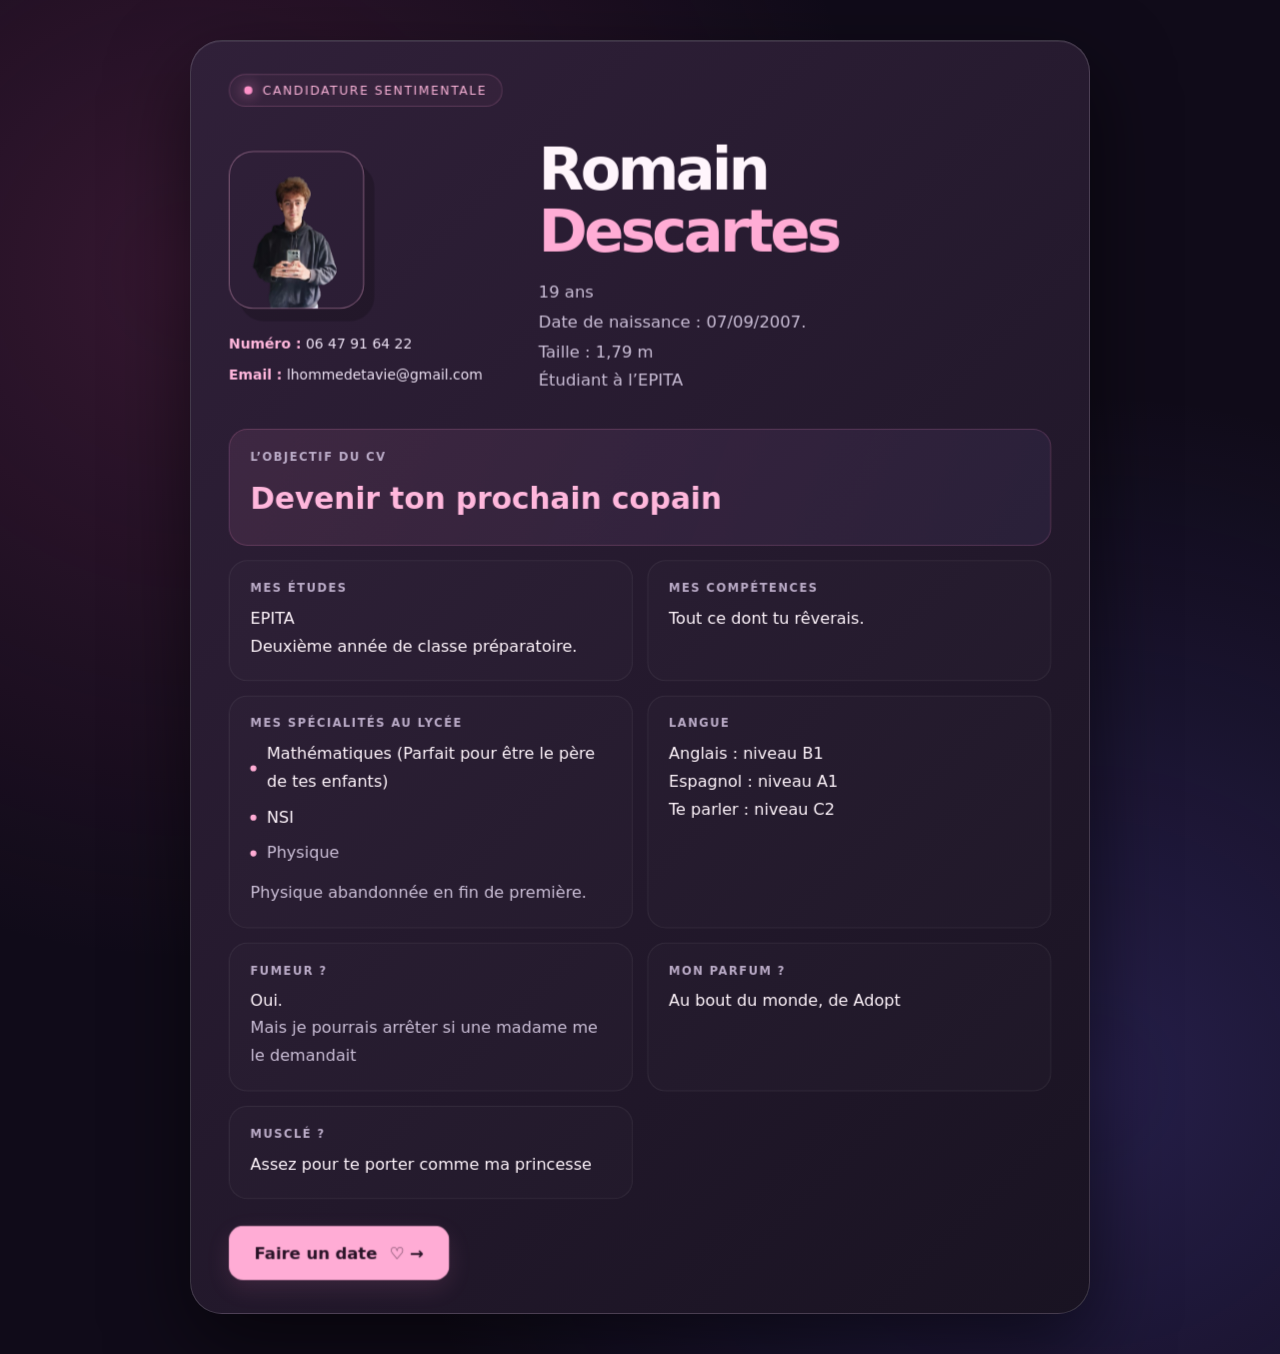
<file: index.html>
<!DOCTYPE html>
<html lang="fr">
<head>
  <meta charset="UTF-8">
  <meta name="viewport" content="width=device-width, initial-scale=1">
  <meta name="theme-color" content="#100b19">
  <title>Romain Descartes — Ton prochain copain</title>

  <style>
    * { box-sizing: border-box; }

    :root {
      color-scheme: dark;
      font-family: system-ui, sans-serif;
      color: #fff5fc;
      background: #100b19;
    }

    body {
      margin: 0;
      min-height: 100svh;
      display: grid;
      place-items: center;
      padding: 40px 20px;
      background:
        radial-gradient(ellipse at 15% 20%, #a43a7540, transparent 45%),
        radial-gradient(ellipse at 85% 80%, #6659db40, transparent 45%),
        #100b19;
    }

    .scene {
      width: min(100%, 900px);
      perspective: 1400px;
    }

    .card {
      padding: clamp(24px, 5vw, 48px);
      border: 1px solid #ffffff25;
      border-radius: 32px;
      background: linear-gradient(135deg, #302039, #191322);
      box-shadow: 0 30px 80px #0008, inset 0 1px #ffffff15;
      transform-style: preserve-3d;
      transform: rotateX(var(--rx, 0deg)) rotateY(var(--ry, 0deg));
      transition: transform .18s ease-out;
    }

    .badge, .profile, .grid, footer {
      transform: translateZ(35px);
    }

    .badge {
      display: inline-flex;
      align-items: center;
      gap: 10px;
      padding: 8px 14px;
      border: 1px solid #ff9ccf35;
      border-radius: 50px;
      color: #ffb7dc;
      background: #ff8ecb0a;
      font-size: .75rem;
      letter-spacing: .13em;
      text-transform: uppercase;
    }

    .badge::before {
      content: "";
      width: 8px;
      height: 8px;
      flex-shrink: 0;
      border-radius: 50%;
      background: #ff91c9;
      box-shadow: 0 0 15px #ff91c9;
    }

    .profile {
      display: flex;
      align-items: center;
      gap: 32px;
      margin: 32px 0;
    }

    .identity {
      width: min(100%, 270px);
      flex-shrink: 0;
    }

    .photo {
      width: 132px;
      height: 154px;
      border: 1px solid #ffb7dc60;
      border-radius: 24px;
      background: url("pdp1.png") center / cover no-repeat;
      box-shadow: 10px 12px 0 #0003;
    }

    .contact {
      display: grid;
      gap: 10px;
      margin-top: 24px;
      font-style: normal;
      font-size: .85rem;
      line-height: 1.5;
    }

    .contact p { margin: 0; }

    .contact strong {
      color: #ffb7dc;
      font-weight: 600;
    }

    .contact a {
      color: #eee3f5;
      text-decoration: none;
      overflow-wrap: anywhere;
    }

    .contact a:hover { text-decoration: underline; }

    h1 {
      margin: 0 0 14px;
      font-size: clamp(2rem, 5vw, 3.6rem);
      line-height: 1.05;
      letter-spacing: -.06em;
    }

    h1 span { color: #ffacd5; }

    .subtitle {
      margin: 0;
      color: #cbbfd7;
      line-height: 1.8;
    }

    .grid {
      display: grid;
      grid-template-columns: repeat(2, minmax(0, 1fr));
      gap: 14px;
    }

    .item {
      padding: 20px;
      border: 1px solid #ffffff12;
      border-radius: 18px;
      background: #ffffff04;
    }

    .item h2 {
      margin: 0 0 10px;
      color: #baabc7;
      font-size: .7rem;
      font-weight: 600;
      letter-spacing: .13em;
      text-transform: uppercase;
    }

    .item p {
      margin: 0;
      font-size: .98rem;
      line-height: 1.7;
      overflow-wrap: anywhere;
    }

    .item ul {
      display: grid;
      gap: 8px;
      margin: 0 0 12px;
      padding: 0;
      list-style: none;
    }

    .item li {
      display: flex;
      align-items: center;
      gap: 10px;
      font-size: .98rem;
      line-height: 1.7;
    }

    .item li::before {
      content: "";
      width: 6px;
      height: 6px;
      flex-shrink: 0;
      border-radius: 50%;
      background: #ffacd5;
    }

    .item li:last-child {
      color: #cbbfd7;
    }

    .detail { color: #cbbfd7; }

    .objective {
      grid-column: 1 / -1;
      background: linear-gradient(110deg, #ff91c918, #9b8cff12);
      border-color: #ff91c930;
    }

    .objective p {
      color: #ffb7dc;
      font-size: clamp(1.3rem, 4vw, 1.8rem);
      font-weight: 700;
    }

    footer { margin-top: 26px; }

    .date-button {
      display: inline-flex;
      justify-content: center;
      align-items: center;
      gap: 12px;
      padding: 16px 24px;
      border: 1px solid transparent;
      border-radius: 14px;
      color: #271226;
      background: #ffacd5;
      font-size: 1rem;
      font-weight: 700;
      text-decoration: none;
      box-shadow: 0 8px 24px #ff91c920;
      transition: background .2s, transform .2s;
    }

    .date-button:hover {
      transform: translateY(-3px);
      background: #ffc7e3;
    }

    a:focus-visible {
      outline: 3px solid #ffb7dc;
      outline-offset: 4px;
    }

    @media (max-width: 620px) {
      body { padding: 24px 14px; }
      .profile { flex-direction: column; text-align: center; }
      .photo { margin-inline: auto; }
      .grid { grid-template-columns: 1fr; }
      .date-button { width: 100%; }
    }

    @media (prefers-reduced-motion: reduce) {
      .card { transform: none; }
      .card, .date-button { transition: none; }
      .date-button:hover { transform: none; }
    }
  </style>
</head>
<body>
  <main class="scene">
    <article class="card" aria-labelledby="name">
      <div class="badge">Candidature sentimentale</div>

      <header class="profile">
        <div class="identity">
          <div class="photo" role="img" aria-label="Photo de Romain Descartes"></div>

          <address class="contact">
            <p>
              <strong>Numéro :</strong>
              <a href="tel:+33647916422">06 47 91 64 22</a>
            </p>
            <p>
              <strong>Email :</strong>
              <a href="mailto:lhommedetavie@gmail.com">lhommedetavie@gmail.com</a>
            </p>
          </address>
        </div>

        <div>
          <h1 id="name">Romain<br><span>Descartes</span></h1>
          <p class="subtitle">
            19 ans<br>
            Date de naissance :
            <time datetime="2007-09-07">07/09/2007</time>.<br>
            Taille : 1,79 m<br>
            Étudiant à l’EPITA
          </p>
        </div>
      </header>

      <section class="grid" aria-label="Mon CV">
        <div class="item objective">
          <h2>L’objectif du CV</h2>
          <p>Devenir ton prochain copain</p>
        </div>

        <div class="item">
          <h2>Mes études</h2>
          <p>
            EPITA<br>
            Deuxième année de classe préparatoire.
          </p>
        </div>

        <div class="item">
          <h2>Mes compétences</h2>
          <p>Tout ce dont tu rêverais.</p>
        </div>

        <div class="item">
          <h2>Mes spécialités au lycée</h2>
          <ul>
            <li>Mathématiques (Parfait pour être le père de tes enfants)</li>
            <li>NSI</li>
            <li>Physique</li>
          </ul>
          <p class="detail">Physique abandonnée en fin de première.</p>
        </div>

        <div class="item">
          <h2>Langue</h2>
          <p>Anglais : niveau B1</p>
          <p>Espagnol : niveau A1</p>
          <p>Te parler : niveau C2</p>
        </div>

        <div class="item">
          <h2>Fumeur ?</h2>
          <p>
            Oui.<br>
            <span class="detail">
              Mais je pourrais arrêter si une madame me le demandait
            </span>
          </p>
        </div>

        <div class="item">
          <h2>Mon parfum ?</h2>
          <p>Au bout du monde, de Adopt</p>
        </div>

        <div class="item">
          <h2>Musclé ?</h2>
          <p>Assez pour te porter comme ma princesse</p>
        </div>
      </section>

      <footer>
        <a class="date-button" href="date/index.html">
          Faire un date <span aria-hidden="true">♡ →</span>
        </a>
      </footer>
    </article>
  </main>

  <script>
    const scene = document.querySelector(".scene");
    const card = document.querySelector(".card");
    const motion = matchMedia("(prefers-reduced-motion: reduce)");

    let frame = 0;
    let pointerX = 0;
    let pointerY = 0;
    let bounds;

    scene.addEventListener("pointerenter", () => {
      bounds = scene.getBoundingClientRect();
    });

    scene.addEventListener("pointermove", event => {
      if (motion.matches || event.pointerType !== "mouse") return;

      pointerX = event.clientX;
      pointerY = event.clientY;

      if (frame) return;

      frame = requestAnimationFrame(() => {
        const rect = bounds || (bounds = scene.getBoundingClientRect());
        const x = (pointerX - rect.left) / rect.width - .5;
        const y = (pointerY - rect.top) / rect.height - .5;

        card.style.setProperty("--rx", `${-y * 10}deg`);
        card.style.setProperty("--ry", `${x * 10}deg`);
        frame = 0;
      });
    });

    scene.addEventListener("pointerleave", () => {
      cancelAnimationFrame(frame);
      frame = 0;
      card.style.removeProperty("--rx");
      card.style.removeProperty("--ry");
    });

    window.addEventListener("resize", () => {
      bounds = null;
    });

    window.addEventListener("scroll", () => {
      bounds = null;
    }, { passive: true });
  </script>
</body>
</html>
</file>
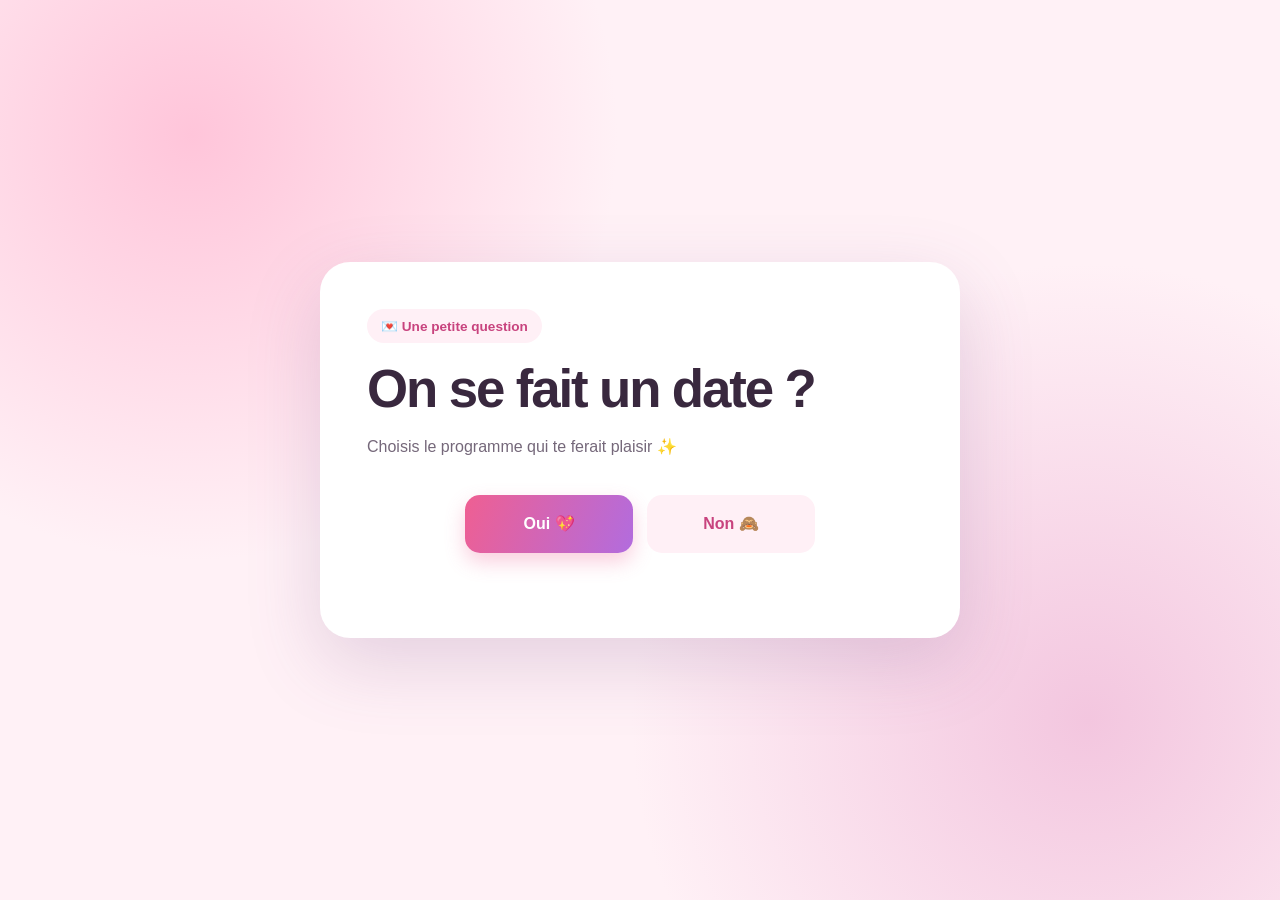
<file: date/index.html>
<!doctype html>
<html lang="fr">
<head>
  <meta charset="utf-8">
  <meta name="viewport" content="width=device-width, initial-scale=1">
  <title>On se fait un date ? 💌</title>
  <link rel="stylesheet" href="styles.css">
  <script src="script.js" defer></script>
</head>
<body>
  <main class="card">
    <div class="progress" id="progress" hidden>
      <span id="progress-label"></span>
      <div class="progress-track"><div id="progress-bar"></div></div>
    </div>

    <section class="page" id="intro">
      <span class="badge">💌 Une petite question</span>
      <h1>On se fait un date ?</h1>
      <p>Choisis le programme qui te ferait plaisir ✨</p>

      <div class="swap-buttons" id="swap-buttons">
        <button class="primary" id="yes" type="button">Oui 💖</button>
        <button class="secondary" id="no" type="button">Non 🙈</button>
      </div>
    </section>

    <form id="date-form" novalidate>
      <section class="page step" data-step="1" hidden>
        <span class="badge">🍽️ Le repas</span>
        <h1>On mange quoi ?</h1>

        <div class="choices">
          <label class="choice"><input type="radio" name="meal" value="Burger"><span>🍔 Burger</span></label>
          <label class="choice"><input type="radio" name="meal" value="Pizza"><span>🍕 Pizza</span></label>
          <label class="choice"><input type="radio" name="meal" value="Japonais"><span>🍣 Japonais</span></label>
          <label class="choice"><input type="radio" name="meal" value="Self cooking"><span>👩‍🍳 Self cooking</span></label>
          <label class="choice"><input type="radio" name="meal" value="Autre"><span>✨ Autre</span></label>
        </div>

        <div class="extra-field" id="cooking-field" hidden>
          <label for="cooking-dish">Quel plat allons-nous cuisiner ?</label>
          <input id="cooking-dish" type="text" maxlength="80" placeholder="Par exemple : des lasagnes">
        </div>

        <div class="extra-field" id="meal-other-field" hidden>
          <label for="meal-other-text">Ton autre idée de repas :</label>
          <input id="meal-other-text" type="text" maxlength="80" placeholder="Par exemple : des crêpes">
        </div>

        <div class="nav">
          <button class="secondary" type="button" data-back="0">← Retour</button>
          <button class="primary" type="button" data-next="2">Continuer →</button>
        </div>
      </section>

      <section class="page step" data-step="2" hidden>
        <span class="badge">🎲 L’activité</span>
        <h1>On fait quoi ?</h1>

        <div class="choices">
          <label class="choice"><input type="radio" name="activity" value="Film et série"><span>🎬 Netflix and chill</span></label>
          <label class="choice"><input type="radio" name="activity" value="Jeux de société / vidéo"><span>🎮 Jeux de société / vidéo</span></label>
          <label class="choice"><input type="radio" name="activity" value="Visite"><span>🏛️ Visite</span></label>
          <label class="choice"><input type="radio" name="activity" value="Cine"><span>🏛️ Cinéma</span></label>
          <label class="choice"><input type="radio" name="activity" value="Autre"><span>✨ Autre</span></label>
        </div>

        <div class="extra-field" id="activity-other-field" hidden>
          <label for="activity-other-text">Ton autre idée d’activité :</label>
          <input id="activity-other-text" type="text" maxlength="80" placeholder="Par exemple : une balade">
        </div>

        <div class="nav">
          <button class="secondary" type="button" data-back="1">← Retour</button>
          <button class="primary" type="button" data-next="3">Continuer →</button>
        </div>
      </section>

      <section class="page step" data-step="3" hidden>
        <span class="badge">📅 Les disponibilités</span>
        <h1>Tu es dispo quand ?</h1>
        <p>Sélectionne un ou plusieurs jours.</p>

        <div class="calendar">
          <div class="month-bar">
            <button id="previous" type="button" aria-label="Mois précédent">‹</button>
            <strong id="month-title" aria-live="polite"></strong>
            <button id="following" type="button" aria-label="Mois suivant">›</button>
          </div>
          <div class="calendar-grid" id="calendar-grid"></div>
          <p id="selected-count" aria-live="polite"></p>
        </div>

        <div class="nav">
          <button class="secondary" type="button" data-back="2">← Retour</button>
          <button class="primary" id="send" type="submit">Envoyer</button>
        </div>
      </section>
    </form>

    <section class="page success" id="finished" hidden>
      <div class="success-heart" aria-hidden="true">💌</div>
      <span class="badge">Merci pour ta réponse</span>
      <h1>Demande d’envoi effectuée ✨</h1>
    </section>

    <p id="error" role="alert"></p>
  </main>
</body>
</html>
</file>
<file: date/styles.css>
:root {
  font-family: Arial, Helvetica, sans-serif;
  color: #39283e;
  background: #fff1f6;
}

* { box-sizing: border-box; }

[hidden] { display: none !important; }

body {
  --gradient-one: #ffc5da;
  --gradient-two: #f3c6df;
  --background: #fff1f6;
  --button-one: #ef5f92;
  --button-two: #b26cde;
  --accent: #c8437e;
  --soft: #fff0f6;

  min-height: 100vh;
  margin: 0;
  padding: 24px;
  display: grid;
  place-items: center;
  background:
    radial-gradient(circle at 15% 15%, var(--gradient-one), transparent 32%),
    radial-gradient(circle at 85% 80%, var(--gradient-two), transparent 35%),
    var(--background);
}

body[data-theme="meal"] {
  --gradient-one: #a9d8ff;
  --gradient-two: #c5cbff;
  --background: #f0f7ff;
  --button-one: #368ee8;
  --button-two: #7569d9;
  --accent: #3678c5;
  --soft: #eaf3ff;
}

body[data-theme="activity"] {
  --gradient-one: #ffc38e;
  --gradient-two: #ffe0ad;
  --background: #fff6ec;
  --button-one: #ed8541;
  --button-two: #e3ad45;
  --accent: #bd692d;
  --soft: #fff1df;
}

body[data-theme="calendar"] {
  --gradient-one: #a9e5bd;
  --gradient-two: #c8f0d5;
  --background: #f0fff4;
  --button-one: #35ac71;
  --button-two: #76bd68;
  --accent: #278455;
  --soft: #e7f8ed;
}

.card {
  width: min(100%, 640px);
  padding: clamp(24px, 6vw, 46px);
  border: 1px solid #ffffffaa;
  border-radius: 30px;
  background: #fff;
  box-shadow: 0 25px 75px #794b8533;
  animation: enter .55s ease both;
}

.page { animation: enter .35s ease both; }

h1 {
  margin: 17px 0 10px;
  font-size: clamp(2.1rem, 6vw, 3.3rem);
  line-height: 1.1;
  letter-spacing: -.04em;
}

p {
  color: #75687a;
  line-height: 1.6;
}

.badge {
  display: inline-block;
  padding: 9px 14px;
  border-radius: 999px;
  background: var(--soft);
  color: var(--accent);
  font-size: .85rem;
  font-weight: 800;
}

button {
  border: 0;
  border-radius: 15px;
  padding: 13px 20px;
  font: inherit;
  font-weight: 700;
  cursor: pointer;
}

button:disabled {
  opacity: .45;
  cursor: not-allowed;
}

button:focus-visible,
.choice input:focus-visible + span,
.extra-field input:focus-visible,
.privacy input:focus-visible {
  outline: 3px solid var(--accent);
  outline-offset: 3px;
}

.primary {
  color: #fff;
  background: linear-gradient(110deg, var(--button-one), var(--button-two));
  box-shadow: 0 9px 20px color-mix(in srgb, var(--button-one) 30%, transparent);
}

.secondary {
  color: var(--accent);
  background: var(--soft);
}

.primary:not(:disabled):hover,
.secondary:not(:disabled):hover {
  filter: brightness(1.04);
}

.swap-buttons {
  position: relative;
  width: min(100%, 350px);
  height: 58px;
  margin: 35px auto 0;
}

.swap-buttons button {
  position: absolute;
  top: 0;
  width: calc((100% - 14px) / 2);
  height: 58px;
  padding: 10px;
  transition: left .48s cubic-bezier(.22, .8, .22, 1);
}

#yes { left: 0; }

#no,
.swap-buttons.swapped #yes {
  left: calc(50% + 7px);
}

.swap-buttons.swapped #no { left: 0; }

.footnote {
  margin-top: 27px;
  text-align: center;
  font-size: .82rem;
}

.progress {
  margin-bottom: 32px;
  color: var(--accent);
  font-size: .86rem;
  font-weight: 800;
}

.progress-track {
  height: 8px;
  margin-top: 9px;
  overflow: hidden;
  border-radius: 99px;
  background: var(--soft);
}

#progress-bar {
  width: 0;
  height: 100%;
  border-radius: inherit;
  background: linear-gradient(90deg, var(--button-one), var(--button-two));
  transition: width .45s ease;
}

.choices {
  display: grid;
  grid-template-columns: repeat(2, minmax(0, 1fr));
  gap: 12px;
  margin-top: 27px;
}

.choice {
  position: relative;
  cursor: pointer;
}

.choice input {
  position: absolute;
  opacity: 0;
}

.choice span {
  display: flex;
  align-items: center;
  min-height: 78px;
  padding: 15px;
  border: 2px solid #f0e6ef;
  border-radius: 17px;
  font-weight: 700;
  transition:
    transform .2s,
    border-color .2s,
    background .2s,
    box-shadow .2s;
}

.choice:hover span {
  transform: translateY(-4px);
  box-shadow: 0 10px 20px #84548b15;
}

.choice input:checked + span {
  border-color: var(--accent);
  background: var(--soft);
  box-shadow: 0 7px 18px color-mix(in srgb, var(--accent) 18%, transparent);
}

.extra-field {
  margin-top: 20px;
  animation: enter .25s ease both;
}

.extra-field label {
  display: block;
  margin-bottom: 9px;
  font-weight: 700;
}

.extra-field input {
  width: 100%;
  padding: 14px;
  border: 2px solid #eadfea;
  border-radius: 14px;
  font: inherit;
}

.nav {
  display: flex;
  gap: 12px;
  margin-top: 30px;
}

.nav .primary { margin-left: auto; }

.calendar {
  max-width: 450px;
  margin: 25px auto 0;
}

.month-bar {
  display: flex;
  align-items: center;
  justify-content: space-between;
  gap: 10px;
  margin-bottom: 16px;
}

#month-title {
  text-align: center;
  text-transform: capitalize;
}

.month-bar button {
  width: 42px;
  height: 42px;
  padding: 0;
  color: var(--accent);
  background: var(--soft);
  font-size: 1.4rem;
}

.calendar-grid {
  display: grid;
  grid-template-columns: repeat(7, minmax(0, 1fr));
  gap: 5px;
  text-align: center;
}

.weekday {
  padding: 9px 0;
  color: #9d90a1;
  font-size: .82rem;
  font-weight: 800;
}

.day {
  aspect-ratio: 1;
  padding: 0;
  border-radius: 11px;
  background: #faf6fa;
  transition: transform .18s, background .18s;
}

.day:not(:disabled):hover {
  transform: scale(1.1);
  background: var(--soft);
}

.day.selected,
.day.selected:not(:disabled):hover {
  color: #fff;
  background: var(--accent);
}

.day:disabled { color: #c9bfcb; }

#selected-count {
  min-height: 24px;
  font-size: .9rem;
}

.privacy {
  display: flex;
  align-items: flex-start;
  gap: 11px;
  margin-top: 27px;
  padding: 16px;
  border-radius: 15px;
  background: #f9f3fa;
  color: #685c6b;
  font-size: .9rem;
  line-height: 1.5;
  cursor: pointer;
}

.privacy input {
  flex: none;
  margin-top: 3px;
  accent-color: var(--accent);
}

.success { text-align: center; }

.success-heart {
  font-size: 4rem;
  animation: bounce 1.4s ease-in-out infinite;
}

#error {
  min-height: 22px;
  margin-bottom: 0;
  color: #b72e59;
  font-weight: 700;
}

@keyframes enter {
  from {
    opacity: 0;
    transform: translateY(15px);
  }

  to {
    opacity: 1;
    transform: translateY(0);
  }
}

@keyframes bounce {
  50% {
    transform: translateY(-10px) rotate(-8deg);
  }
}

@media (max-width: 480px) {
  .card { padding: 27px 19px; }

  .choice span {
    min-height: 70px;
    padding: 11px;
    font-size: .9rem;
  }

  .nav button { padding: 12px; }

  .day { border-radius: 8px; }
}

@media (prefers-reduced-motion: reduce) {
  *, *::before, *::after {
    animation-duration: .01ms !important;
    transition-duration: .01ms !important;
  }
}
</file>
